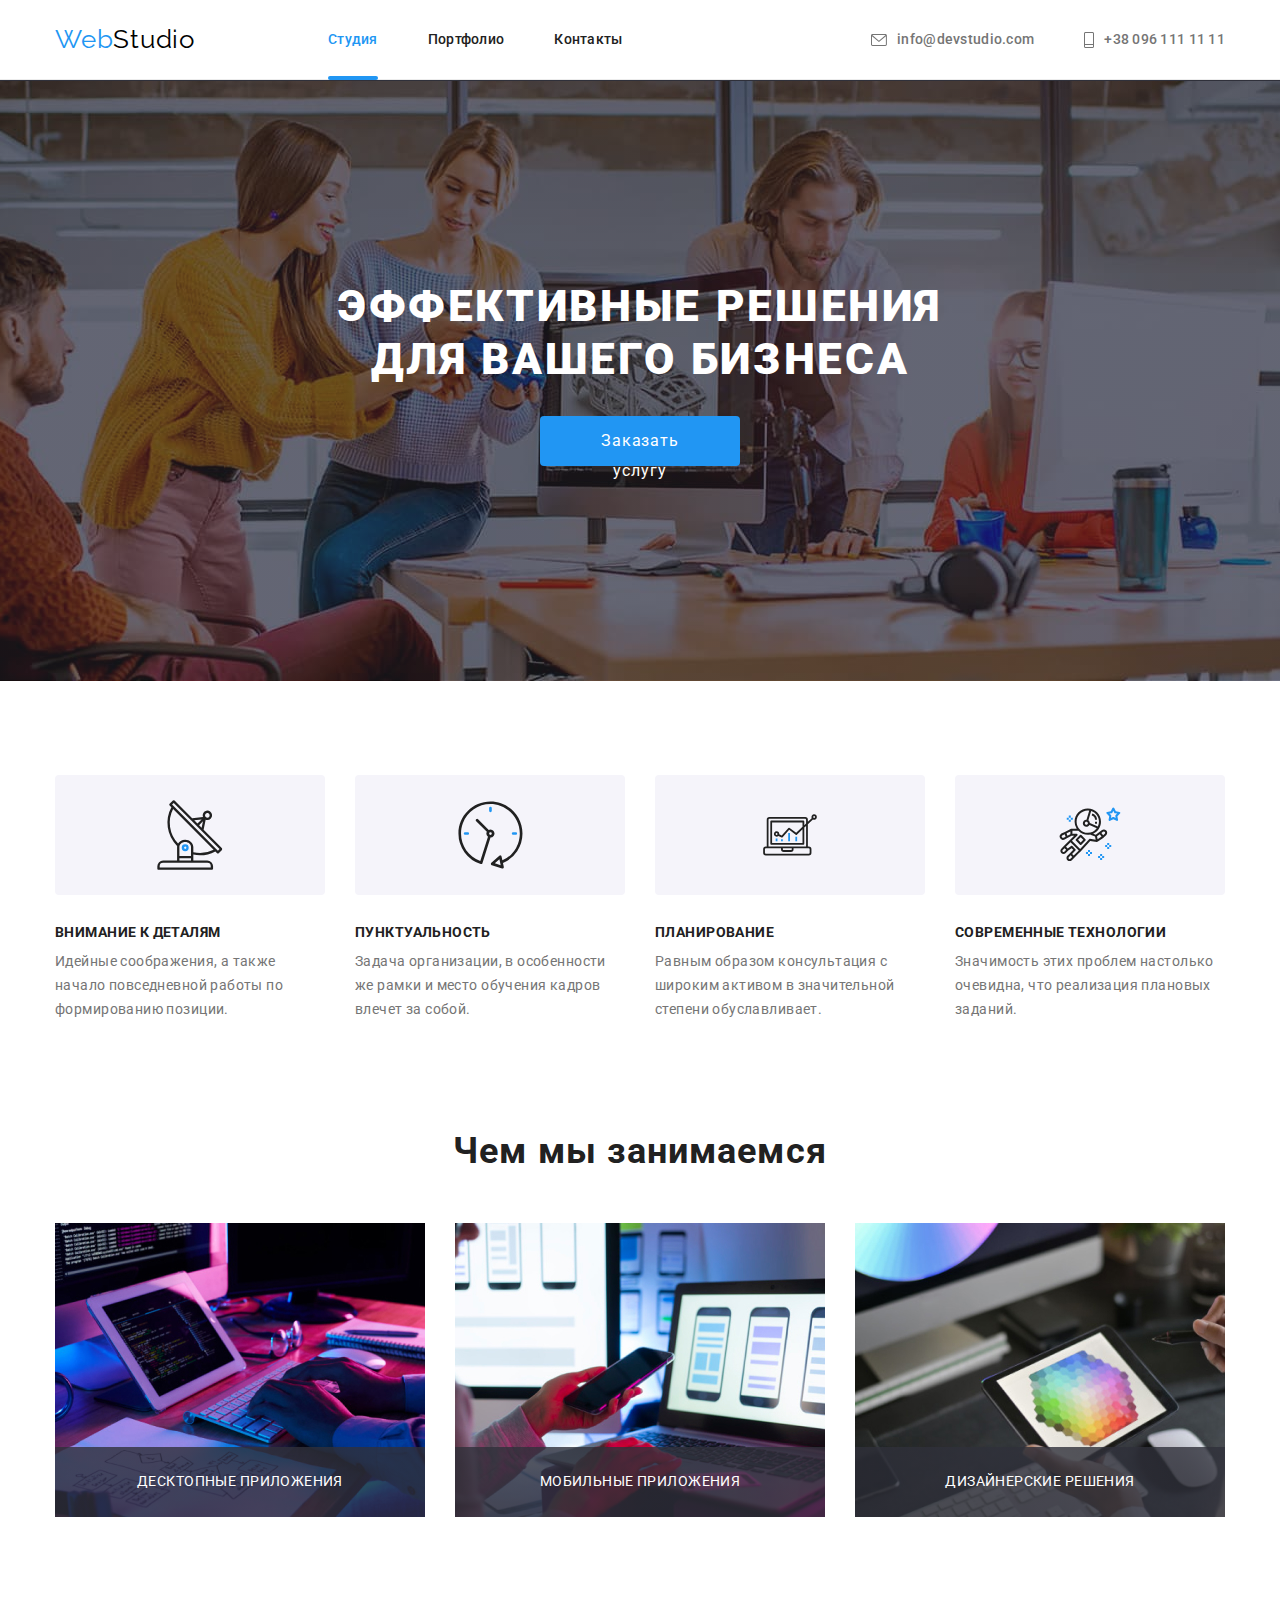
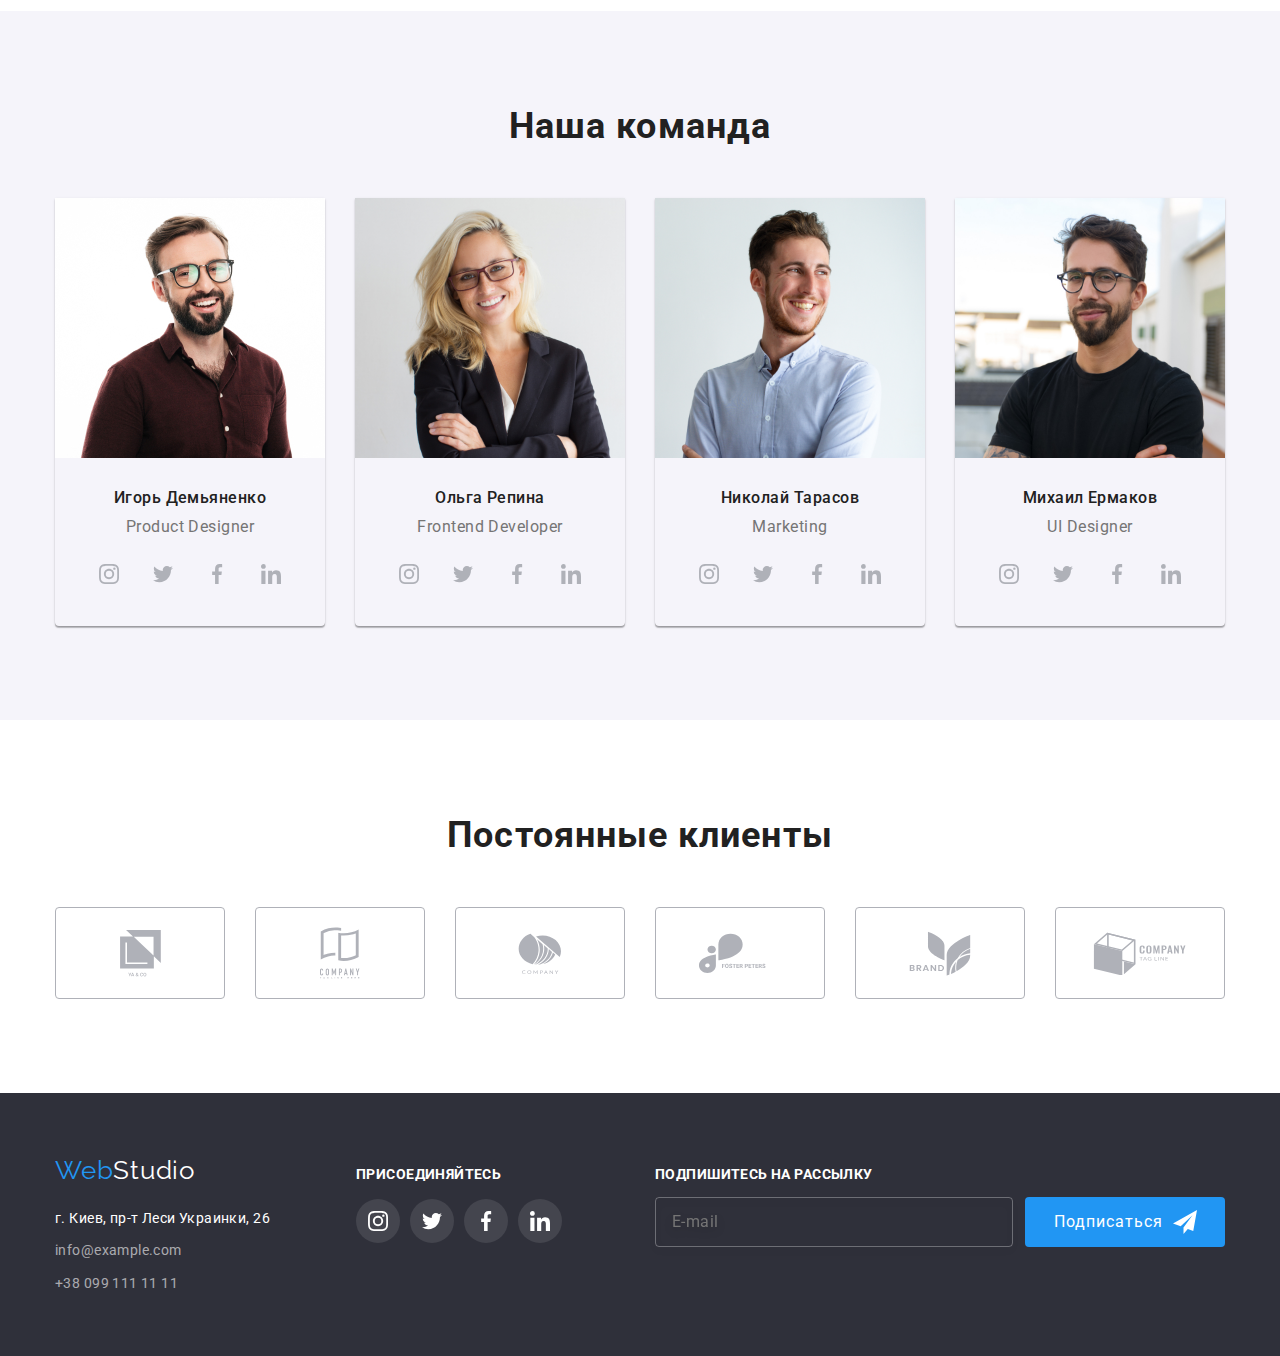
<file: index.html>
<!DOCTYPE html>
<html lang="ru">

<head>
  <meta charset="utf-8" />
  <meta name="description" content="Эффективные решения для вашего бизнеса" />
  <title>Web Studio</title>
  <link rel="preconnect" href="https://fonts.googleapis.com">
  <link rel="preconnect" href="https://fonts.gstatic.com" crossorigin>
  <link href="https://fonts.googleapis.com/css2?family=Raleway:wght@700&family=Roboto:wght@400;500;700;900&display=swap"
    rel="stylesheet">
  <link rel="stylesheet" href="https://cdnjs.cloudflare.com/ajax/libs/modern-normalize/1.1.0/modern-normalize.min.css">
 <link rel="stylesheet" href="./css/main.min.css">
</head>

<body>

  <!-- Шапка сторінки -->
  <header class="page-header">
    <div class="page-header__container">
      <a href="/index.html" class="logo">Web<span class="logo--black">Studio</span></a>
      <nav class="navigation"> 
        <ul class="navigation__list">
          <li class="navigation__item"><a href="./index.html" class="navigation__link--current">Студия</a></li>
          <li class="navigation__item"><a href="./portfolio.html" class="navigation__link">Портфолио</a></li>
          <li class="navigation__item"><a href="" class="navigation__link">Контакты</a></li>
        </ul>
      </nav>
      <ul class="header-info">
        <li class="header-info__item">
          <a href="mailto:info@devstudio.com" class="header-info__link">
            <svg class="header-info__icon" width="16px" height="12px">
              <use href="./img/sprite.svg#icon-mail"></use>
            </svg><span>info@devstudio.com</span></a>
        </li>

        <li class="header-info">
          <a href="tel:+380961111111" class="header-info__link">
            <svg class="header-info__icon" width="10px" height="16px">
              <use href="./img/sprite.svg#icon-phone"></use>
            </svg><span>+38 096 111 11 11</span></a>
        </li>
      </ul>
    </div>
  </header>

  <!--Унікальний контент сторінки  -->
  <main>

    <!-- Секція перша -->
    <section class="main-section">
      <h1 class="main-title">Эффективные решения для вашего бизнеса</h1>
      <button type="button" class="primary-button" data-modal-open>Заказать услугу</button>
    </section>

    <!-- Секція друга -->

    <section class="advantage-section">
      <div class="advantage-section__container">
        <ul class="advantage-list">
          <li class="advantage-list__item">
            <div class="advantage-list__icon">
              <svg class="advantage-list__svg" width="65.32px" height="70px">
                <use href="./img/sprite.svg#icon-satellite1"></use>
              </svg>
            </div>
            <h3 class="advantage-list__title">Внимание к деталям</h3>
            <p class="advantage-list__text">Идейные соображения, а также начало повседневной работы по формированию
              позиции.</p>
          </li>

          <li class="advantage-list__item">
            <div class="advantage-list__icon">
              <svg class="advantage-list__svg" width="66.96px" height="70px">
                <use href="./img/sprite.svg#icon-clock1"></use>
              </svg>
            </div>
            <h3 class="advantage-list__title">Пунктуальность</h3>
            <p class="advantage-list__text">Задача организации, в особенности же рамки и место обучения кадров влечет за
              собой.</p>
          </li>

          <li class="advantage-list__item">
            <div class="advantage-list__icon">
              <svg class="advantage-list__svg" width="70px" height="53.69px">
                <use href="./img/sprite.svg#icon-graph1"></use>
              </svg>
            </div>
            <h3 class="advantage-list__title">Планирование</h3>
            <p class="advantage-list__text">Равным образом консультация с широким активом в значительной степени
              обуславливает.</p>
          </li>

          <li class="advantage-list__item">
            <div class="advantage-list__icon">
              <svg class="advantage-list__svg" width="70px" height="60.66px">
                <use href="./img/sprite.svg#icon-astronaut"></use>
              </svg>
            </div>
            <h3 class="advantage-list__title">Современные технологии</h3>
            <p class="advantage-list__text">Значимость этих проблем настолько очевидна, что реализация плановых заданий.
            </p>
          </li>
        </ul>
      </div>
    </section>

    <!-- Секція третя -->

    <section class="product-section">
      <div class="product-section__container">
        <h2 class="secondary-title">Чем мы занимаемся</h2>
        <ul class="product-list">
          <li class="product-list__item"><img src="./img/computer-typing.jpg"
              alt="человек, который сидит за столом и печатает на клавиатуре перед компьютером, а рядом лежат заметки"
              width="370" height="294">
            <a href="">
              <div class="product-list__overlay">
                <p class="product-list__text">Десктопные приложения</p>
              </div>
            </a>
          </li>
          <li class="product-list__item"><img src="./img/phone.jpg"
              alt="человек, который сидит за столом перед ноутбуком и держит в руке телефон" width="370" height="294">
            <a href="">
              <div class="product-list__overlay">
                <p class="product-list__text">Мобильные приложения</p>
              </div>
            </a>
          </li>
          <li class="product-list__item"><img src="./img/tablet.jpg"
              alt="человек, который сидит перед компьютером и держит в руке планшет с ручкой, а на планшете изображена гамма цветов"
              width="370" height="294">
            <a href="">
              <div class="product-list__overlay">
                <p class="product-list__text">Дизайнерские решения</p>
              </div>
            </a>
          </li>
        </ul>
      </div>
    </section>


    <!-- Секція четверта -->
    <section class="team-section">
      <div class="team-section__container">
        <h2 class="secondary-title">Наша команда</h2>
        <ul class="team-list">
          <li class="team-list__card">
            <img src="./img/employee-1.jpg" alt="молодой человек в очках, в темной рубашке ,брюнет который улыбается"
              width="270" height="260">
            <h3 class="team-list__name">Игорь Демьяненко</h3>
            <p lang="en" class="team-list__specialty"> Product Designer</p>

            <ul class="social-icons">
              <li class="social-icons__item">
                <a href="" class="social-icons__link">
                  <svg width="20px" height="20px">
                    <use href="./img/sprite.svg#icon-instagram"></use>
                  </svg>
                </a>
              </li>

              <li class="social-icons__item">
                <a href="" class="social-icons__link">
                  <svg width="20px" height="20px">
                    <use href="./img/sprite.svg#icon-twitter"></use>
                  </svg>
                </a>
              </li>

              <li class="social-icons__item">
                <a href="" class="social-icons__link">
                  <svg width="20px" height="20px">
                    <use href="./img/sprite.svg#icon-facebook"></use>
                  </svg>
                </a>
              </li>

              <li class="social-icons__item">
                <a href="" class="social-icons__link">
                  <svg width="20px" height="20px">
                    <use href="./img/sprite.svg#icon-linkedin"></use>
                  </svg>
                </a>
              </li>
            </ul>
          </li>

          <li class="team-list__card">
            <img src="./img/employee-2.jpg" alt="молодая девушка в очках, блондинка в костюме которая улыбается"
              width="270" height="260">
            <h3 class="team-list__name">Ольга Репина</h3>
            <p lang="en" class="team-list__specialty"> Frontend Developer</p>
            <ul class="social-icons">

              <li class="social-icons__item">
                <a href="" class="social-icons__link">
                  <svg width="20px" height="20px">
                    <use href="./img/sprite.svg#icon-instagram"></use>
                  </svg>
                </a>
              </li>

              <li class="social-icons__item">
                <a href="" class="social-icons__link">
                  <svg width="20px" height="20px">
                    <use href="./img/sprite.svg#icon-twitter"></use>
                  </svg>
                </a>
              </li>

              <li class="social-icons__item">
                <a href="" class="social-icons__link">
                  <svg width="20px" height="20px">
                    <use href="./img/sprite.svg#icon-facebook"></use>
                  </svg>
                </a>
              </li>

              <li class="social-icons__item">
                <a href="" class="social-icons__link">
                  <svg width="20px" height="20px">
                    <use href="./img/sprite.svg#icon-linkedin"></use>
                  </svg>
                </a>
              </li>
            </ul>
          </li>

          <li class="team-list__card">
            <img src="./img/employee-3.jpg" alt="молодой парень в белой рубашке, который улыбается" width="270"
              height="260">
            <h3 class="team-list__name">Николай Тарасов</h3>
            <p lang="en" class="team-list__specialty"> Marketing</p>
            <ul class="social-icons">

              <li class="social-icons__item">
                <a href="" class="social-icons__link">
                  <svg width="20px" height="20px">
                    <use href="./img/sprite.svg#icon-instagram"></use>
                  </svg>
                </a>
              </li>

              <li class="social-icons__item">
                <a href="" class="social-icons__link">
                  <svg width="20px" height="20px">
                    <use href="./img/sprite.svg#icon-twitter"></use>
                  </svg>
                </a>
              </li>

              <li class="social-icons__item">
                <a href="" class="social-icons__link">
                  <svg width="20px" height="20px">
                    <use href="./img/sprite.svg#icon-facebook"></use>
                  </svg>
                </a>
              </li>

              <li class="social-icons__item">
                <a href="" class="social-icons__link">
                  <svg width="20px" height="20px">
                    <use href="./img/sprite.svg#icon-linkedin"></use>
                  </svg>
                </a>
              </li>
            </ul>
          </li>

          <li class="team-list__card">
            <img src="./img/employee-4.jpg" alt="молодой парень в очках, брюнет, в черной футболке, слегка улыбается"
              width="270" height="260">
            <h3 class="team-list__name">Михаил Ермаков</h3>
            <p lang="en" class="team-list__specialty"> UI Designer</p>
            <ul class="social-icons">

              <li class="social-icons__item">
                <a href="" class="social-icons__link">
                  <svg width="20px" height="20px">
                    <use href="./img/sprite.svg#icon-instagram"></use>
                  </svg>
                </a>
              </li>

              <li class="social-icons__item">
                <a href="" class="social-icons__link">
                  <svg width="20px" height="20px">
                    <use href="./img/sprite.svg#icon-twitter"></use>
                  </svg>
                </a>
              </li>

              <li class="social-icons__item">
                <a href="" class="social-icons__link">
                  <svg width="20px" height="20px">
                    <use href="./img/sprite.svg#icon-facebook"></use>
                  </svg>
                </a>
              </li>

              <li class="social-icons__item">
                <a href="" class="social-icons__link">
                  <svg width="20px" height="20px">
                    <use href="./img/sprite.svg#icon-linkedin"></use>
                  </svg>
                </a>
              </li>
            </ul>
          </li>
        </ul>
      </div>
    </section>

    <!-- Секція п'ята -->
    <section class="clients-section">
      <div class="clients-section__container">
        <h2 class="secondary-title">Постоянные клиенты</h2>
        <ul class="clients-list">
          <li class="clients-list__item">
            <a href="" class="clients-list__link">
              <svg width="41px" height="46.7px">
                <use href="./img/sprite.svg#icon-client-1"></use>
              </svg>
            </a>
          </li>
        
          <li class="clients-list__item">
            <a href="" class="clients-list__link">
              <svg width="40px" height="52px">
                <use href="./img/sprite.svg#icon-client-2"></use>
              </svg>
            </a>
          </li>
        
          <li class="clients-list__item">
            <a href="" class="clients-list__link">
              <svg width="43.46px" height="41.18px">
                <use href="./img/sprite.svg#icon-client-3"></use>
              </svg>
            </a>
          </li>
        
          <li class="clients-list__item">
            <a href="" class="clients-list__link">
              <svg width="84.44px" height="40.62px">
                <use href="./img/sprite.svg#icon-client-4"></use>
              </svg>
            </a>
          </li>
        
          <li class="clients-list__item">
            <a href="" class="clients-list__link">
              <svg width="62.54px" height="45.43px">
                <use href="./img/sprite.svg#icon-client-5"></use>
              </svg>
            </a>
          </li>
        
          <li class="clients-list__item">
            <a href="" class="clients-list__link">
              <svg width="93.79px" height="43.93px">
                <use href="./img/sprite.svg#icon-client-6"></use>
              </svg>
            </a>
          </li>
        </ul>
        </div>
        </section>

  </main>

  <!--Підвал сторінки -->
  <footer class="footer">
    <div class="footer__container">
      <div class="footer__item--first">
        <a href="/index.html" class="logo">Web<span class="logo--white">Studio</span></a>
        <address class="address">
          <ul class="address__list">
            <li class="address__item"><a href="" class="address__link address__link--white">г. Киев, пр-т Леси Украинки, 26</a></li>
            <li class="address__item"><a href="info@example.com" class="address__link address__link--info">info@example.com</a></li>
            <li class="address__item"><a href="tel:+380991111111" class="address__link address__link--info">+38 099 111 11 11</a></li>
          </ul>
        </address>
      </div>

      <div class="footer__item">
        <h3 class="footer__title">Присоединяйтесь</h3>
        <ul class="social-icons social-icons--footer">
          <li class="social-icons__item">
            <a href="" class="social-icons__link social-icons__link--with-background">
              <svg width="20px" height="20px">
                <use href="./img/sprite.svg#icon-instagram"></use>
              </svg>
            </a>
          </li>

          <li class="social-icons__item">
            <a href="" class="social-icons__link social-icons__link--with-background">
              <svg width="20px" height="20px">
                <use href="./img/sprite.svg#icon-twitter"></use>
              </svg>
            </a>
          </li>

          <li class="social-icons__item">
            <a href="" class="social-icons__link social-icons__link--with-background">
              <svg width="20px" height="20px">
                <use href="./img/sprite.svg#icon-facebook"></use>
              </svg>
            </a>
          </li>

          <li class="social-icons__item">
            <a href="" class="social-icons__link social-icons__link--with-background">
              <svg width="20px" height="20px">
                <use href="./img/sprite.svg#icon-linkedin"></use>
              </svg>
            </a>
          </li>
        </ul>
        </li>
        </ul>
      </div>

      <div class="footer__item--third">
        <h3 class="footer__title">Подпишитесь на рассылку</h3>
        <form class="subscribe-form">
          <label>
            <input type="email" class="subscribe-form__input" name="mail" required placeholder="E-mail">
          </label>
          <button class="primary-button" type="submit"><span class="subscribe-form__text">Подписаться</span> 
            <svg class="subscribe-form__icon" width="24px" height="24px">
              <use href="./img/sprite.svg#icon-modal-send"></use>
            </svg></button>
        </form>
      </div>

    </div>

  </footer>

  <!-- Модальне вікно -->
  <div class="backdrop is-hidden" data-modal>
    <div class="modal">
      <button type="button" class="close-button" data-modal-close>
          <svg class="close-button__icon" width="18px" height="18px">
          <use href="./img/sprite.svg#icon-close"></use>
        </svg>
      </button>
      <p class="modal__title">Оставьте свои данные, мы вам перезвоним</p>
      
  <!-- Модальна форма -->
      <form action="modal__form">
        <div class="form-field">  
          <label class="form-field__title" for="name">Имя</label>
          <input class="form-field__input" type="text" name="name" id="name">
           <svg class="form-field__icon" width="18px" height="18px">
            <use href="./img/sprite.svg#icon-modal-person"></use>
          </svg>
        </div>
        
        <div class="form-field">
        <label class="form-field__title" for="tel">Телефон</label>
        <input class="form-field__input" type="tel" name="tel" id="tel" >
        <svg class="form-field__icon" width="18px" height="18px">
          <use href="./img/sprite.svg#icon-modal-phone"></use>
        </svg>
        </div>
        
        <div class="form-field">
          <label class="form-field__title" for="mail">Почта</label>
        <input class="form-field__input" type="email" name="mail" id="mail">
        <svg class="form-field__icon" width="18px" height="18px">
          <use href="./img/sprite.svg#icon-modal-email"></use>
        </svg>
        </div>
        
        <div class="form-field__comment">
          <label class="form-field__title" for="comment">Комментарий</label>
          <textarea class="form-field__textarea" name="comment" id="comment" cols="30" rows="10" placeholder="Введите текст"></textarea>
        </div>
        
        <div class="form-field__check">
          <label class="form-field__policy" class="check-field">
            <input class="form-field__checkbox" type="checkbox" name="polisy">
            <span class="form-field__checkbox-icon">
              <svg width="11px" height="8px">
                <use href="./img/sprite.svg#icon-modal-check"></use>
              </svg>
            </span>
            <span class="form-field__checkbox-text">Соглашаюсь с рассылкой и принимаю <a href="" class="form-field__agree-link">Условия
                договора</a></span>
          </label>
        </div>
          
          <div class="form-field__button">
             <button class="primary-button" type="submit">Отправить</button>
          </div>
  </div>


      </form>
  <script src="./js/modal.js"></script>
</body>

</html>
</file>
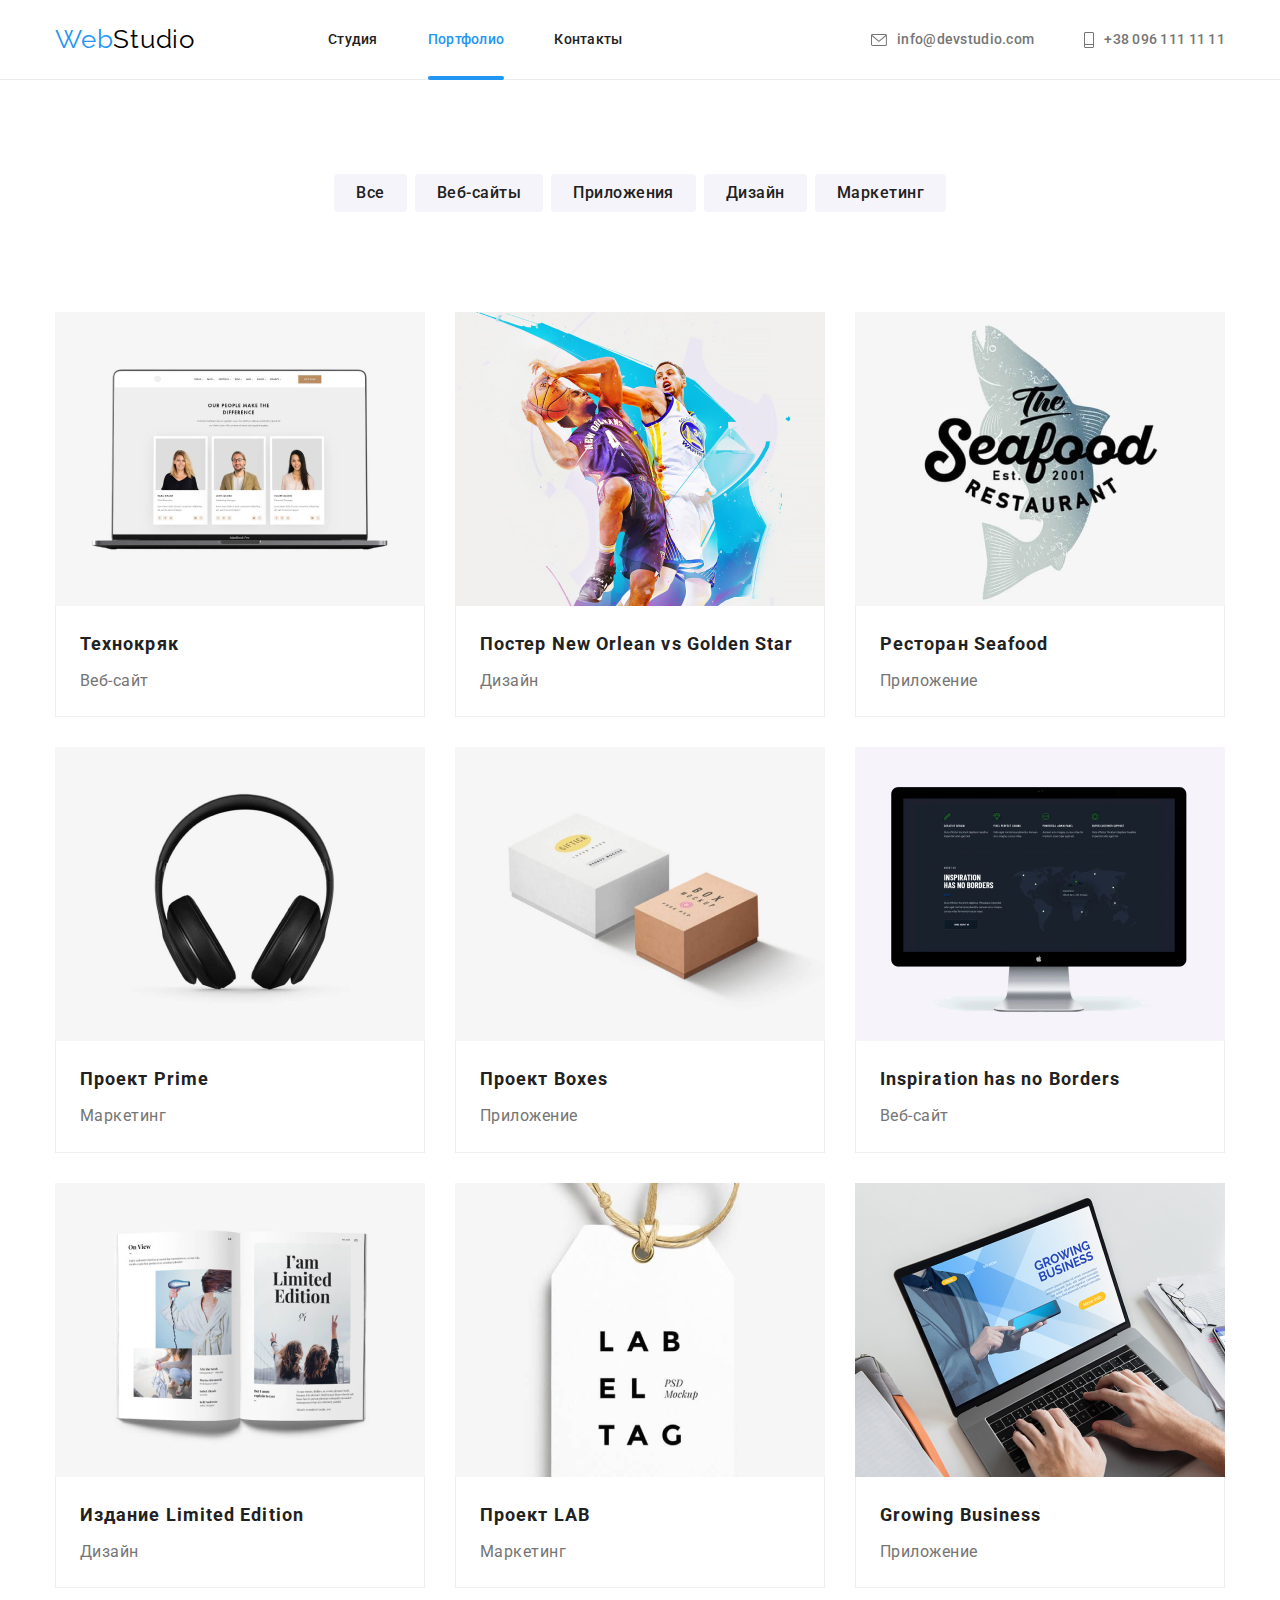
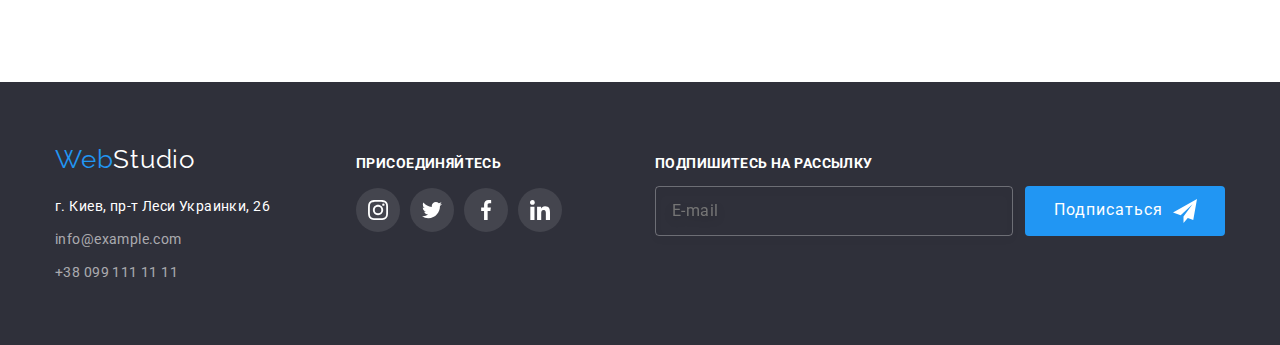
<file: portfolio.html>
<!DOCTYPE html>
<html lang="ru">

<head>
  <meta charset="utf-8" />
  <meta name="description" content="Эффективные решения для вашего бизнеса" />
  <title>Web Studio</title>
  <link rel="preconnect" href="https://fonts.googleapis.com">
  <link rel="preconnect" href="https://fonts.gstatic.com" crossorigin>
  <link href="https://fonts.googleapis.com/css2?family=Raleway:wght@700&family=Roboto:wght@400;500;700;900&display=swap"
    rel="stylesheet">
  <link rel="stylesheet" href="https://cdnjs.cloudflare.com/ajax/libs/modern-normalize/1.1.0/modern-normalize.min.css">
<link rel="stylesheet" href="./css/main.min.css">
</head>

<body>
  <!-- Шапка сторінки -->
  <header class="page-header">
    <div class="page-header__container">
      <a href="/index.html" class="logo">Web<span class="logo--black">Studio</span></a>
      <nav class="navigation">
        <ul class="navigation__list">
          <li class="navigation__item"><a href="./index.html" class="navigation__link">Студия</a></li>
          <li class="navigation__item"><a href="./portfolio.html" class="navigation__link--current">Портфолио</a></li>
          <li class="navigation__item"><a href="" class="navigation__link">Контакты</a></li>
        </ul>
      </nav>
      <ul class="header-info">
        <li class="header-info__item">
          <a href="mailto:info@devstudio.com" class="header-info__link">
            <svg class="header-info__icon" width="16px" height="12px">
              <use href="./img/sprite.svg#icon-mail"></use>
            </svg><span>info@devstudio.com</span></a>
        </li>
  
        <li class="header-info">
          <a href="tel:+380961111111" class="header-info__link">
            <svg class="header-info__icon" width="10px" height="16px">
              <use href="./img/sprite.svg#icon-phone"></use>
            </svg><span>+38 096 111 11 11</span></a>
        </li>
      </ul>
    </div>
  </header>

  <!-- Унікальний контент сторінки -->
  <main>

    <section class="portfolio-section">
      <div class="portfolio-section__container"> 
        <ul class="portfolio-filter">
          <li class="portfolio-filter__item"><button type="button" class="secondary-button">Все</button></li>
          <li class="portfolio-filter__item"><button type="button" class="secondary-button">Веб-сайты</button></li>
          <li class="portfolio-filter__item"><button type="button" class="secondary-button">Приложения</button></li>
          <li class="portfolio-filter__item"><button type="button" class="secondary-button">Дизайн</button></li>
          <li class="portfolio-filter__item"><button type="button" class="secondary-button">Маркетинг</button></li>
        </ul>

        <ul class="portfolio-items">
          <li class="portfolio-items__card">
            <a href="" class="portfolio-items__link">
              <div class="portfolio-items__thumb">
                <img src="./img/techno.jpg" alt="открытый ноутбук, на экране которого изображен сайт" width="370"
                  height="294">
                <div class="overlay">
                  <p class="overlay__text">
                    Технокряк это современная площадка распространения коронавируса. Компании используют эту платформу
                    для цифрового шпионажа и атак на защищённые сервера конкурентов.
                  </p>
                </div>
              </div>
              <div class="portfolio-items__description">
                <h2 class="portfolio-items__name">Технокряк</h2>
                  <p class="portfolio-items__text">Веб-сайт</p>
              </div>
            </a>
          </li>

          <li class="portfolio-items__card">
            <a href="" class="portfolio-items__link">
              <div class="portfolio-items__thumb">
                <img src="./img/poster.jpg" alt="постер, на котором два человека в спортивной форме борются за баскетбольный мяч" width="370" height="294">
                <div class="overlay">
                  <p class="overlay__text">
                    Технокряк это современная площадка распространения коронавируса. Компании используют эту платформу
                    для цифрового шпионажа и атак на защищённые сервера конкурентов.
                  </p>
                </div>
              </div>
              <div class="portfolio-items__description">
                <h2 class="portfolio-items__name">Постер<span lang="en"> New Orlean vs Golden Star</span></h2>
                <p class="portfolio-items__text">Дизайн</p>
              </div>
            </a>
          </li>

          <li class="portfolio-items__card">
            <a href="" class="portfolio-items__link">
              <div class="portfolio-items__thumb">
                <img src="./img/restaurant.jpg" alt="логотип ресторана морской пищи в форме надписи на фоне рыбы"
                  width="370" height="294">
                <div class="overlay">
                  <p class="overlay__text">
                    Технокряк это современная площадка распространения коронавируса. Компании используют эту платформу
                    для цифрового шпионажа и атак на защищённые сервера конкурентов.
                  </p>
                </div>
              </div>
              <div class="portfolio-items__description">
                <h2 class="portfolio-items__name">Ресторан<span lang="en"> Seafood</span></h2>
                  <p class="portfolio-items__text">Приложение</p>
              </div>
            </a>
          </li>

          <li class="portfolio-items__card">
            <a href="" class="portfolio-items__link">
              <div class="portfolio-items__thumb">
                <img src="./img/headset.jpg" alt="большие черные наушники" width="370" height="294">
                <div class="overlay">
                  <p class="overlay__text">
                    Технокряк это современная площадка распространения коронавируса. Компании используют эту платформу
                    для цифрового шпионажа и атак на защищённые сервера конкурентов.
                  </p>
                </div>
              </div>
              <div class="portfolio-items__description">
                <h2 class="portfolio-items__name">Проект<span lang="en"> Prime</span></h2>
                  <p class="portfolio-items__text">Маркетинг</p>
              </div>
            </a>
          </li>

          <li class="portfolio-items__card">
            <a href="" class="portfolio-items__link">
              <div class="portfolio-items__thumb">
                <img src="./img/boxes.jpg" alt="две коробки, одна большая в белом цвете, вторая меньше коричневая"
                  width="370" height="294">
                <div class="overlay">
                  <p class="overlay__text">
                    Технокряк это современная площадка распространения коронавируса. Компании используют эту платформу
                    для цифрового шпионажа и атак на защищённые сервера конкурентов.
                  </p>
                </div>
              </div>
              <div class="portfolio-items__description">
                <h2 class="portfolio-items__name">Проект<span lang="en"> Boxes</span></h3>
                  <p class="portfolio-items__text">Приложение</p>
              </div>
            </a>
          </li>

          <li class="portfolio-items__card">
            <a href="" class="portfolio-items__link">
              <div class="portfolio-items__thumb">
                <img src="./img/web-computer.jpg" alt="монитор компьютера, на котором запечатлен сайт на темном фоне"
                  width="370" height="294">
                <div class="overlay">
                  <p class="overlay__text">
                    Технокряк это современная площадка распространения коронавируса. Компании используют эту платформу
                    для цифрового шпионажа и атак на защищённые сервера конкурентов.
                  </p>
                </div>
              </div>
              <div class="portfolio-items__description">
                <h2 class="portfolio-items__name"><span lang="en">Inspiration has no Borders</span></h2>
                  <p class="portfolio-items__text">Веб-сайт</p>
              </div>
            </a>
          </li>

          <li class="portfolio-items__card">
            <a href="" class="portfolio-items__link">
              <div class="portfolio-items__thumb">
                <img src="./img/book.jpg" alt="книга, иллюстрированная картинками и текстом" width="370" height="294">
                <div class="overlay">
                  <p class="overlay__text">
                    Технокряк это современная площадка распространения коронавируса. Компании используют эту платформу
                    для цифрового шпионажа и атак на защищённые сервера конкурентов.
                  </p>
                </div>
              </div>
              <div class="portfolio-items__description">
                <h2 class="portfolio-items__name">Издание<span lang="en"> Limited Edition</span></h2>
                  <p class="portfolio-items__text">Дизайн</p>
              </div>
            </a>
          </li>

          <li class="portfolio-items__card">
            <a href="" class="portfolio-items__link">
              <div class="portfolio-items__thumb">
                <img src="./img/label.jpg" alt="белый брелок с надписью" width="370" height="294">
                <div class="overlay">
                  <p class="overlay__text">
                    Технокряк это современная площадка распространения коронавируса. Компании используют эту платформу
                    для цифрового шпионажа и атак на защищённые сервера конкурентов.
                  </p>
                </div>
              </div>
              <div class="portfolio-items__description">
                <h2 class="portfolio-items__name">Проект<span lang="en"> LAB</span></h2>
                  <p class="portfolio-items__text">Маркетинг</p>
              </div>
            </a>
          </li>

          <li class="portfolio-items__card">
            <a href="" class="portfolio-items__link">
              <div class="portfolio-items__thumb">
                <img src="./img/laptop.jpg" alt="открытый ноутбук, на котором человеческие руки печатают" width="370"
                  height="294">
                <div class="overlay">
                  <p class="overlay__text">
                    Технокряк это современная площадка распространения коронавируса. Компании используют эту платформу
                    для цифрового шпионажа и атак на защищённые сервера конкурентов.
                  </p>
                </div>
              </div>
              <div class="portfolio-items__description">
                <h2 class="portfolio-items__name"><span lang="en">Growing Business</span></h2>
                  <p class="portfolio-items__text">Приложение</p>
              </div>
            </a>
          </li>
        </ul>
      </div>
    </section>
  </main>

  <!--Підвал сторінки -->
  <footer class="footer">
    <div class="footer__container">
      <div class="footer__item--first">
        <a href="/index.html" class="logo">Web<span class="logo--white">Studio</span></a>
        <address class="address">
          <ul class="address__list">
            <li class="address__item"><a href="" class="address__link address__link--white">г. Киев, пр-т Леси Украинки,
                26</a></li>
            <li class="address__item"><a href="info@example.com"
                class="address__link address__link--info">info@example.com</a></li>
            <li class="address__item"><a href="tel:+380991111111" class="address__link address__link--info">+38 099 111 11
                11</a></li>
          </ul>
        </address>
      </div>
    
      <div class="footer__item">
        <h3 class="footer__title">Присоединяйтесь</h3>
        <ul class="social-icons social-icons--footer">
          <li class="social-icons__item">
            <a href="" class="social-icons__link social-icons__link--with-background">
              <svg width="20px" height="20px">
                <use href="./img/sprite.svg#icon-instagram"></use>
              </svg>
            </a>
          </li>
      
          <li class="social-icons__item">
            <a href="" class="social-icons__link social-icons__link--with-background">
              <svg width="20px" height="20px">
                <use href="./img/sprite.svg#icon-twitter"></use>
              </svg>
            </a>
          </li>
      
          <li class="social-icons__item">
            <a href="" class="social-icons__link social-icons__link--with-background">
              <svg width="20px" height="20px">
                <use href="./img/sprite.svg#icon-facebook"></use>
              </svg>
            </a>
          </li>
      
          <li class="social-icons__item">
            <a href="" class="social-icons__link social-icons__link--with-background">
              <svg width="20px" height="20px">
                <use href="./img/sprite.svg#icon-linkedin"></use>
              </svg>
            </a>
          </li>
        </ul>
        </li>
        </ul>
      </div>
    
      <div class="footer__item--third">
        <h3 class="footer__title">Подпишитесь на рассылку</h3>
        <form class="subscribe-form">
          <label>
            <input type="email" class="subscribe-form__input" name="mail" required placeholder="E-mail">
          </label>
          <button class="primary-button" type="submit"><span class="subscribe-form__text">Подписаться</span>
            <svg class="subscribe-form__icon" width="24px" height="24px">
              <use href="./img/sprite.svg#icon-modal-send"></use>
            </svg></button>
        </form>
      </div>
    
    </div>

  </footer>

</body>

</html>
</file>
<file: css/main.min.css>
:root{--primary-text-color: #212121;--paragraph-text-color: #757575;--accent-color: #2196f3;--body-background-color: #ffffff;--logo-black-color: #000000;--footor-background-color: #2f303a;--team-background-color: #f5f4fa;--footer-info-color: rgba(255, 255, 255, 0.6);--primary-button-shadow: 0px 4px 4px rgba(0, 0, 0, 0.15);--team-card-shadow: 0px 1px 3px rgba(0, 0, 0, 0.12), 0px 1px 1px rgba(0, 0, 0, 0.14), 0px 2px 1px rgba(0, 0, 0, 0.2);--portfolio-card-shadow: 0px 1px 1px rgba(0, 0, 0, 0.12), 0px 4px 4px rgba(0, 0, 0, 0.06), 1px 4px 6px rgba(0, 0, 0, 0.16);--secondary-button-shadow: 0px 3px 1px rgba(0, 0, 0, 0.1), 0px 1px 2px rgba(0, 0, 0, 0.08), 0px 2px 2px rgba(0, 0, 0, 0.12);--card-border-color: 1px solid #eeeeee;--icon-color: #afb1b8;--icon-background-color: rgba(255, 255, 255, 0.1);--header-border-color: 1px solid #ececec;--timing-function: cubic-bezier(0.4, 0, 0.2, 1)}.header-info__link,.navigation__link,.navigation__link--current,.logo,.address__link{text-decoration:none}.navigation__list,.advantage-list,.product-list,.team-list,.address__list,.portfolio-filter,.portfolio-items{list-style:none;margin:0}.page-header__container,.header-info,.header-info__item,.header-info__link,.navigation__list,.advantage-list,.advantage-list__icon,.advantage-list__svg,.product-list,.team-list,.social-icons,.social-icons__link,.clients-list,.clients-list__link,.footer__container,.subscribe-form,.subscribe-form .primary-button,.form-field,.form-field__input,.form-field__policy,.form-field__checkbox-icon,.portfolio-filter,.portfolio-items,.close-button{display:-webkit-box;display:-ms-flexbox;display:flex}/*! modern-normalize v0.6.0 | MIT License | https://github.com/sindresorhus/modern-normalize */*,*::before,*::after{-webkit-box-sizing:border-box;box-sizing:border-box}:root{-moz-tab-size:4;-o-tab-size:4;tab-size:4}html{line-height:1.15;-webkit-text-size-adjust:100%}body{margin:0}body{font-family:system-ui,-apple-system,"Segoe UI",Roboto,Helvetica,Arial,sans-serif,"Apple Color Emoji","Segoe UI Emoji"}hr{height:0}abbr[title]{-webkit-text-decoration:underline dotted;text-decoration:underline dotted}b,strong{font-weight:bolder}code,kbd,samp,pre{font-family:SFMono-Regular, Consolas, "Liberation Mono", Menlo, monospace;font-size:1em}small{font-size:80%}sub,sup{font-size:75%;line-height:0;position:relative;vertical-align:baseline}sub{bottom:-0.25em}sup{top:-0.5em}button,input,optgroup,select,textarea{font-family:inherit;font-size:100%;line-height:1.15;margin:0}button,select{text-transform:none}button,[type="button"],[type="reset"],[type="submit"]{-webkit-appearance:button}button::-moz-focus-inner,[type="button"]::-moz-focus-inner,[type="reset"]::-moz-focus-inner,[type="submit"]::-moz-focus-inner{border-style:none;padding:0}button:-moz-focusring,[type="button"]:-moz-focusring,[type="reset"]:-moz-focusring,[type="submit"]:-moz-focusring{outline:1px dotted ButtonText}fieldset{padding:0.35em 0.75em 0.625em}legend{padding:0}progress{vertical-align:baseline}[type="number"]::-webkit-inner-spin-button,[type="number"]::-webkit-outer-spin-button{height:auto}[type="search"]{-webkit-appearance:textfield;outline-offset:-2px}[type="search"]::-webkit-search-decoration{-webkit-appearance:none}::-webkit-file-upload-button{-webkit-appearance:button;font:inherit}summary{display:list-item}.page-header{border-bottom:var(--header-border-color)}.page-header__container{-webkit-box-align:center;-ms-flex-align:center;align-items:center}.header-info{font-weight:500;font-size:14px;line-height:1.1;letter-spacing:0.02em;padding:0;margin-left:auto;-webkit-box-align:center;-ms-flex-align:center;align-items:center}.header-info__item{color:var(--paragraph-text-color);-webkit-box-align:center;-ms-flex-align:center;align-items:center}.header-info__item:hover,.header-info__item:focus{color:var(--accent-color)}.header-info__item:not(:last-child){margin-right:50px}.header-info__link{color:var(--paragraph-text-color);-webkit-box-align:center;-ms-flex-align:center;align-items:center;-webkit-transition:250ms var(--timing-function);transition:250ms var(--timing-function);-webkit-transition-property:color;transition-property:color}.header-info__link:hover,.header-info__link:focus{color:var(--accent-color)}.header-info__icon{fill:currentColor;margin-right:10px}.navigation{margin-left:93px}.navigation__list{font-weight:500;font-size:14px;line-height:1.1;letter-spacing:0.02em;-webkit-box-align:center;-ms-flex-align:center;align-items:center}.navigation__item:not(:last-child){margin-right:50px}.navigation__link{padding:32px 0;color:var(--primary-text-color);display:block;-webkit-transition:250ms var(--timing-function);transition:250ms var(--timing-function);-webkit-transition-property:color;transition-property:color}.navigation__link:hover,.navigation__link:focus{color:var(--accent-color)}.navigation__link--current{color:var(--accent-color);padding:32px 0;position:relative}.navigation__link--current::after{content:'';display:block;width:100%;height:4px;background:var(--accent-color);border-radius:2px;position:absolute;bottom:-1px}.logo{margin:0;color:var(--accent-color);font-family:'Raleway', 'Arial', sans-serif;font-size:26px;line-height:1.2;letter-spacing:0.03em;-webkit-transition:250ms var(--timing-function);transition:250ms var(--timing-function);-webkit-transition-property:color;transition-property:color}.logo:hover,.logo:focus{color:var(--accent-color)}.logo--black{color:var(--logo-black-color);display:inline-block}.logo--white{color:var(--body-background-color);display:inline-block;margin-bottom:20px}.advantage-list{padding:0;-webkit-box-pack:justify;-ms-flex-pack:justify;justify-content:space-between}.advantage-list__item{max-width:270px}.advantage-list__title{font-size:14px;line-height:1.1;letter-spacing:0.03em;text-transform:uppercase;margin:0 0 10px}.advantage-list__text{color:var(--paragraph-text-color);font-size:14px;line-height:1.7;letter-spacing:0.03em;margin-top:0;max-width:270px}.advantage-list__icon{background-color:var(--team-background-color);color:currentColor;width:270px;height:120px;border-radius:4px;-webkit-box-pack:center;-ms-flex-pack:center;justify-content:center;-webkit-box-align:center;-ms-flex-align:center;align-items:center;margin-bottom:30px;padding:0}.advantage-list__svg{-webkit-box-pack:center;-ms-flex-pack:center;justify-content:center;text-align:center}.product-list{-webkit-box-pack:justify;-ms-flex-pack:justify;justify-content:space-between;padding-left:0;padding-right:0}.product-list__item{position:relative}.product-list__overlay{width:370px;height:70px;position:absolute;background-image:-webkit-gradient(linear, left top, right top, from(rgba(47,48,58,0.8)), to(rgba(47,48,58,0.8)));background-image:linear-gradient(to right, rgba(47,48,58,0.8), rgba(47,48,58,0.8));bottom:0}.product-list__text{text-transform:uppercase;color:var(--body-background-color);font-size:14px;line-height:1.14;text-align:center;letter-spacing:0.03em;padding:27px 82px;margin:0}.team-list{-webkit-box-pack:justify;-ms-flex-pack:justify;justify-content:space-between;padding-left:0}.team-list__card{text-align:center;-webkit-box-shadow:var(--team-card-shadow);box-shadow:var(--team-card-shadow);border-radius:0px 0px 4px 4px}.team-list__name{font-weight:500;font-size:16px;line-height:1.2;letter-spacing:0.03em;margin-top:30px;margin-bottom:10px}.team-list__specialty{font-size:16px;line-height:1.2;letter-spacing:0.03em;color:var(--paragraph-text-color);margin-top:0;margin-bottom:16px}.social-icons{padding:0 32px;margin-bottom:30px;list-style:none;-webkit-box-pack:center;-ms-flex-pack:center;justify-content:center;-webkit-box-align:center;-ms-flex-align:center;align-items:center}.social-icons--footer{padding:0}.social-icons__item:not(:last-child){margin-right:10px}.social-icons__link{width:44px;height:44px;-webkit-box-pack:center;-ms-flex-pack:center;justify-content:center;-webkit-box-align:center;-ms-flex-align:center;align-items:center;border-radius:50%;fill:var(--icon-color);-webkit-transition:250ms var(--timing-function);transition:250ms var(--timing-function);-webkit-transition-property:fill;transition-property:fill;transition:250ms var(--timing-function);-webkit-transition-property:background-color;transition-property:background-color}.social-icons__link:hover,.social-icons__link:focus{background-color:var(--accent-color);fill:var(--body-background-color)}.social-icons__link--fill{fill:var(--icon-color)}.social-icons__link--fill:hover,.social-icons__link--fill:focus{fill:var(--body-background-color)}.social-icons__link--with-background{fill:var(--body-background-color);background-color:var(--icon-background-color)}.clients-list{list-style:none;-webkit-box-pack:justify;-ms-flex-pack:justify;justify-content:space-between;-webkit-box-align:center;-ms-flex-align:center;align-items:center;padding:0 0 94px;margin:0}.clients-list__link{width:170px;height:92px;border-width:1px;border-color:var(--icon-color);border:1px solid var(--icon-color);border-radius:4px;fill:var(--icon-color);-webkit-box-pack:center;-ms-flex-pack:center;justify-content:center;-webkit-box-align:center;-ms-flex-align:center;align-items:center;-webkit-transition:250ms var(--timing-function);transition:250ms var(--timing-function);-webkit-transition-property:fill;transition-property:fill;transition:250ms var(--timing-function);-webkit-transition-property:border-color;transition-property:border-color}.clients-list__link:hover,.clients-list__link:focus{fill:var(--accent-color);border-color:var(--accent-color)}.footer{background-color:var(--footor-background-color);padding:60px 0}.footer__title{font-size:14px;line-height:1.1;letter-spacing:0.03em;text-transform:uppercase;color:var(--body-background-color)}.footer__container{-webkit-box-align:baseline;-ms-flex-align:baseline;align-items:baseline}.footer__item--first{margin-right:70px}.address__list{font-style:normal;font-size:14px;line-height:1.7;letter-spacing:0.03em;padding:0;width:231px}.address__item:not(:last-child){margin-bottom:9px}.address__link{margin:0 0 9px;-webkit-transition:250ms var(--timing-function);transition:250ms var(--timing-function);-webkit-transition-property:color;transition-property:color}.address__link:hover,.address__link:focus{color:var(--accent-color)}.address__link--white{color:var(--body-background-color)}.address__link--info{color:var(--footer-info-color)}.footer__item--third{padding-left:0;margin-left:auto}.subscribe-form .primary-button{-webkit-box-align:center;-ms-flex-align:center;align-items:center;padding:0;margin-left:12px}.subscribe-form__input{width:358px;height:50px;border-radius:4px;border-width:1px;border-color:rgba(255,255,255,0.3);border:1px solid rgba(255,255,255,0.3);-webkit-box-sizing:border-box;box-sizing:border-box;-webkit-filter:drop-shadow(0px 4px 4px rgba(0,0,0,0.15));filter:drop-shadow(0px 4px 4px rgba(0,0,0,0.15));padding:15px 0 15px 16px;background-color:transparent;font-size:16px;line-height:1.25;-webkit-box-align:center;-ms-flex-align:center;align-items:center;letter-spacing:0.03em;color:rgba(255,255,255,0.6);outline:none;-webkit-transition:250ms var(--timing-function);transition:250ms var(--timing-function);-webkit-transition-property:border-color;transition-property:border-color}.subscribe-form__input:hover,.subscribe-form__input:focus{border-color:var(--accent-color)}.subscribe-form__text{padding-left:29px;padding-right:10px}.subscribe-form__icon{padding:0}.backdrop{position:fixed;top:0;left:0;width:100%;height:100%;background-color:rgba(0,0,0,0.2);-webkit-transition:250ms var(--timing-function);transition:250ms var(--timing-function);-webkit-transition-property:opacity;transition-property:opacity}.modal{position:absolute;top:50%;left:50%;-webkit-transform:translate(-50%, -50%);transform:translate(-50%, -50%);background:var(--body-background-color);-webkit-box-shadow:0px 1px 3px rgba(0,0,0,0.12),0px 1px 1px rgba(0,0,0,0.14),0px 2px 1px rgba(0,0,0,0.2);box-shadow:0px 1px 3px rgba(0,0,0,0.12),0px 1px 1px rgba(0,0,0,0.14),0px 2px 1px rgba(0,0,0,0.2);border-radius:4px;padding:40px;opacity:1;-webkit-transition:250ms var(--timing-function);transition:250ms var(--timing-function);-webkit-transition-property:-webkit-transform;transition-property:-webkit-transform;transition-property:transform;transition-property:transform, -webkit-transform}.modal>.close-button{position:absolute;right:0;top:0;margin:8px}.modal__title{margin:0;font-weight:700;margin-bottom:12px;font-size:20px;line-height:1.15;text-align:center;letter-spacing:0.03em;color:var(--primary-text-color)}.form-field{-webkit-box-orient:vertical;-webkit-box-direction:normal;-ms-flex-direction:column;flex-direction:column;width:100%;position:relative}.form-field:not(:last-child){margin-bottom:10px}.form-field__title{display:block;font-size:12px;line-height:1.17;letter-spacing:0.01em;color:var(--paragraph-text-color);padding-bottom:4px}.form-field__input{padding:0 20px 0 42px;border-width:1px;border-color:rgba(33,33,33,0.2);border:1px solid rgba(33,33,33,0.2);border-radius:4px;height:40px;width:448px;outline:none;-webkit-transition:250ms var(--timing-function);transition:250ms var(--timing-function);-webkit-transition-property:border-color;transition-property:border-color}.form-field__input:hover,.form-field__input:focus{border-color:var(--accent-color)}.form-field__input:hover ~ .form-field__icon,.form-field__input:focus ~ .form-field__icon{fill:var(--accent-color)}.form-field__icon{display:inline-block;position:absolute;top:30px;left:15px;fill:var(--primary-text-color);-webkit-transition:250ms var(--timing-function);transition:250ms var(--timing-function);-webkit-transition-property:fill;transition-property:fill}.form-field__comment{margin-bottom:20px}.form-field__textarea{resize:none;border-width:1px;border-color:rgba(33,33,33,0.2);border:1px solid rgba(33,33,33,0.2);border-radius:4px;height:120px;padding:12px 16px;font-size:14px;line-height:1.14;letter-spacing:0.01em;width:100%;outline:none;color:rgba(117,117,117,0.5);-webkit-transition:250ms var(--timing-function);transition:250ms var(--timing-function);-webkit-transition-property:border-color;transition-property:border-color}.form-field__textarea:hover,.form-field__textarea:focus{border-color:var(--accent-color)}.form-field__check{margin-bottom:20px}.form-field__policy{-webkit-box-pack:center;-ms-flex-pack:center;justify-content:center;-webkit-box-align:center;-ms-flex-align:center;align-items:center}.form-field__checkbox{appearance:none;-webkit-appearance:none;-moz-appearance:none;position:absolute}.form-field__checkbox:checked+.form-field__checkbox-icon{background:var(--accent-color);border-radius:2px;border:none;-webkit-transition:250ms var(--timing-function);transition:250ms var(--timing-function);-webkit-transition-property:background-color;transition-property:background-color}.form-field__checkbox-icon{width:16px;height:15px;fill:var(--body-background-color);border-radius:2px;border-width:2px;border-color:var(--logo-black-color);border:2px solid var(--logo-black-color);-webkit-box-pack:center;-ms-flex-pack:center;justify-content:center;-webkit-box-align:center;-ms-flex-align:center;align-items:center}.form-field__checkbox-text{font-size:14px;line-height:1.7;letter-spacing:0.03em;padding-left:7px;color:var(--paragraph-text-color)}.form-field__agree-link{color:var(--accent-color)}.form-field__button{text-align:center}.portfolio-filter{-webkit-box-pack:center;-ms-flex-pack:center;justify-content:center;margin-bottom:50px;padding:0 0 50px}.portfolio-filter__item:not(:last-child){margin-right:8px}.portfolio-items{-ms-flex-wrap:wrap;flex-wrap:wrap;padding-right:0;padding-left:0}.portfolio-items__card:not(:nth-child(-n+3)){margin-top:30px}.portfolio-items__card:not(:nth-child(3n)){margin-right:30px}.portfolio-items__description{border:var(--card-border-color);border-top:none;border:false solid false;max-width:370px}.portfolio-items__name{font-size:18px;line-height:2;letter-spacing:0.06em;padding:20px 24px 4px;margin:0;color:var(--primary-text-color)}.portfolio-items__text{color:var(--paragraph-text-color);font-size:16px;line-height:1.9;letter-spacing:0.03em;padding:0 24px 20px;margin-top:0;margin-bottom:0;min-width:322px}.portfolio-items__link{text-decoration:none;display:block;-webkit-transition:250ms var(--timing-function);transition:250ms var(--timing-function);-webkit-transition-property:-webkit-transform;transition-property:-webkit-transform;transition-property:transform;transition-property:transform, -webkit-transform;transition:250ms var(--timing-function);-webkit-transition-property:opacity;transition-property:opacity;transition:250ms var(--timing-function);-webkit-transition-property:-webkit-box-shadow;transition-property:-webkit-box-shadow;transition-property:box-shadow;transition-property:box-shadow, -webkit-box-shadow}.portfolio-items__link:hover,.portfolio-items__link:focus{-webkit-box-shadow:var(--portfolio-card-shadow);box-shadow:var(--portfolio-card-shadow)}.portfolio-items__link:hover .overlay,.portfolio-items__link:focus .overlay{opacity:1;-webkit-transform:translateY(-100%);transform:translateY(-100%)}.portfolio-items__thumb{position:relative;overflow:hidden}.overlay{position:absolute;width:100%;height:100%;background-image:-webkit-gradient(linear, left top, right top, from(rgba(33,150,243,0.9)), to(rgba(33,150,243,0.9)));background-image:linear-gradient(to right, rgba(33,150,243,0.9), rgba(33,150,243,0.9));opacity:0;-webkit-transition:250ms var(--timing-function);transition:250ms var(--timing-function);-webkit-transition-property:-webkit-transform;transition-property:-webkit-transform;transition-property:transform;transition-property:transform, -webkit-transform}.overlay__text{padding:63px 24px;margin:0;font-style:normal;font-weight:normal;font-size:18px;line-height:1.55;letter-spacing:0.03em;color:var(--body-background-color)}body{background-color:var(--body-background-color);color:var(--primary-text-color);font-family:'Roboto', 'Arial', sans-serif}.container,.page-header__container,.footer__container,.advantage-section__container,.product-section__container,.team-section__container,.clients-section__container,.portfolio-section__container{width:1200px;padding:0 15px;margin:0 auto}.is-hidden{opacity:0;pointer-events:none}img{display:block}.main-title{font-weight:900;font-size:44px;line-height:1.2;letter-spacing:0.06em;text-transform:uppercase;margin:0 auto 30px auto;width:696px}.secondary-title{font-size:36px;line-height:1.2;text-align:center;letter-spacing:0.03em;margin-top:0;margin-bottom:50px}.main-section{background-color:var(--footor-background-color);color:var(--body-background-color);margin-top:0;padding:200px 0;text-align:center;background-image:-webkit-gradient(linear, left top, right top, from(rgba(47,48,58,0.4)), to(rgba(47,48,58,0.4))),url(../img/hero.jpg);background-image:linear-gradient(to right, rgba(47,48,58,0.4), rgba(47,48,58,0.4)),url(../img/hero.jpg);background-repeat:no-repeat;background-position:center;background-size:1600px}.advantage-section{padding:94px 0 47px 0}.product-section{padding:47px 0 94px 0}.team-section{background-color:var(--team-background-color);padding:94px 0}.clients-section{padding-top:94px}.portfolio-section{padding:94px 0}.primary-button{background-color:var(--accent-color);color:var(--body-background-color);font-family:inherit;font-size:16px;line-height:1.9;letter-spacing:0.06em;border:none;border-radius:4px;padding:10px 32px;width:200px;height:50px;text-align:center;margin-top:0;cursor:pointer}.primary-button--shadow{-webkit-box-shadow:var(--primary-button-shadow);box-shadow:var(--primary-button-shadow)}.secondary-button{background:var(--team-background-color);color:var(--primary-text-color);font-weight:500;font-size:16px;line-height:1.6;text-align:center;letter-spacing:0.03em;min-width:73px;border-radius:4px;border:transparent;padding:6px 22px;margin-top:0;cursor:pointer;-webkit-transition:250ms var(--timing-function);transition:250ms var(--timing-function);-webkit-transition-property:all;transition-property:all}.secondary-button:hover,.secondary-button:focus{background:var(--accent-color);color:var(--body-background-color);-webkit-box-shadow:var(--secondary-button-shadow);box-shadow:var(--secondary-button-shadow)}.close-button{fill:var(--logo-black-color);width:30px;height:30px;border-radius:50%;-webkit-box-align:center;-ms-flex-align:center;align-items:center;background:var(--body-background-color);border-width:1px;border-color:rgba(0,0,0,0.1);border:1px solid rgba(0,0,0,0.1);cursor:pointer}.close-button__icon{fill:var(--logo-black-color);-webkit-transition:250ms var(--timing-function);transition:250ms var(--timing-function);-webkit-transition-property:fill;transition-property:fill}.close-button__icon:hover,.close-button__icon:focus{fill:var(--accent-color)}
/*# sourceMappingURL=main.min.css.map */
</file>
